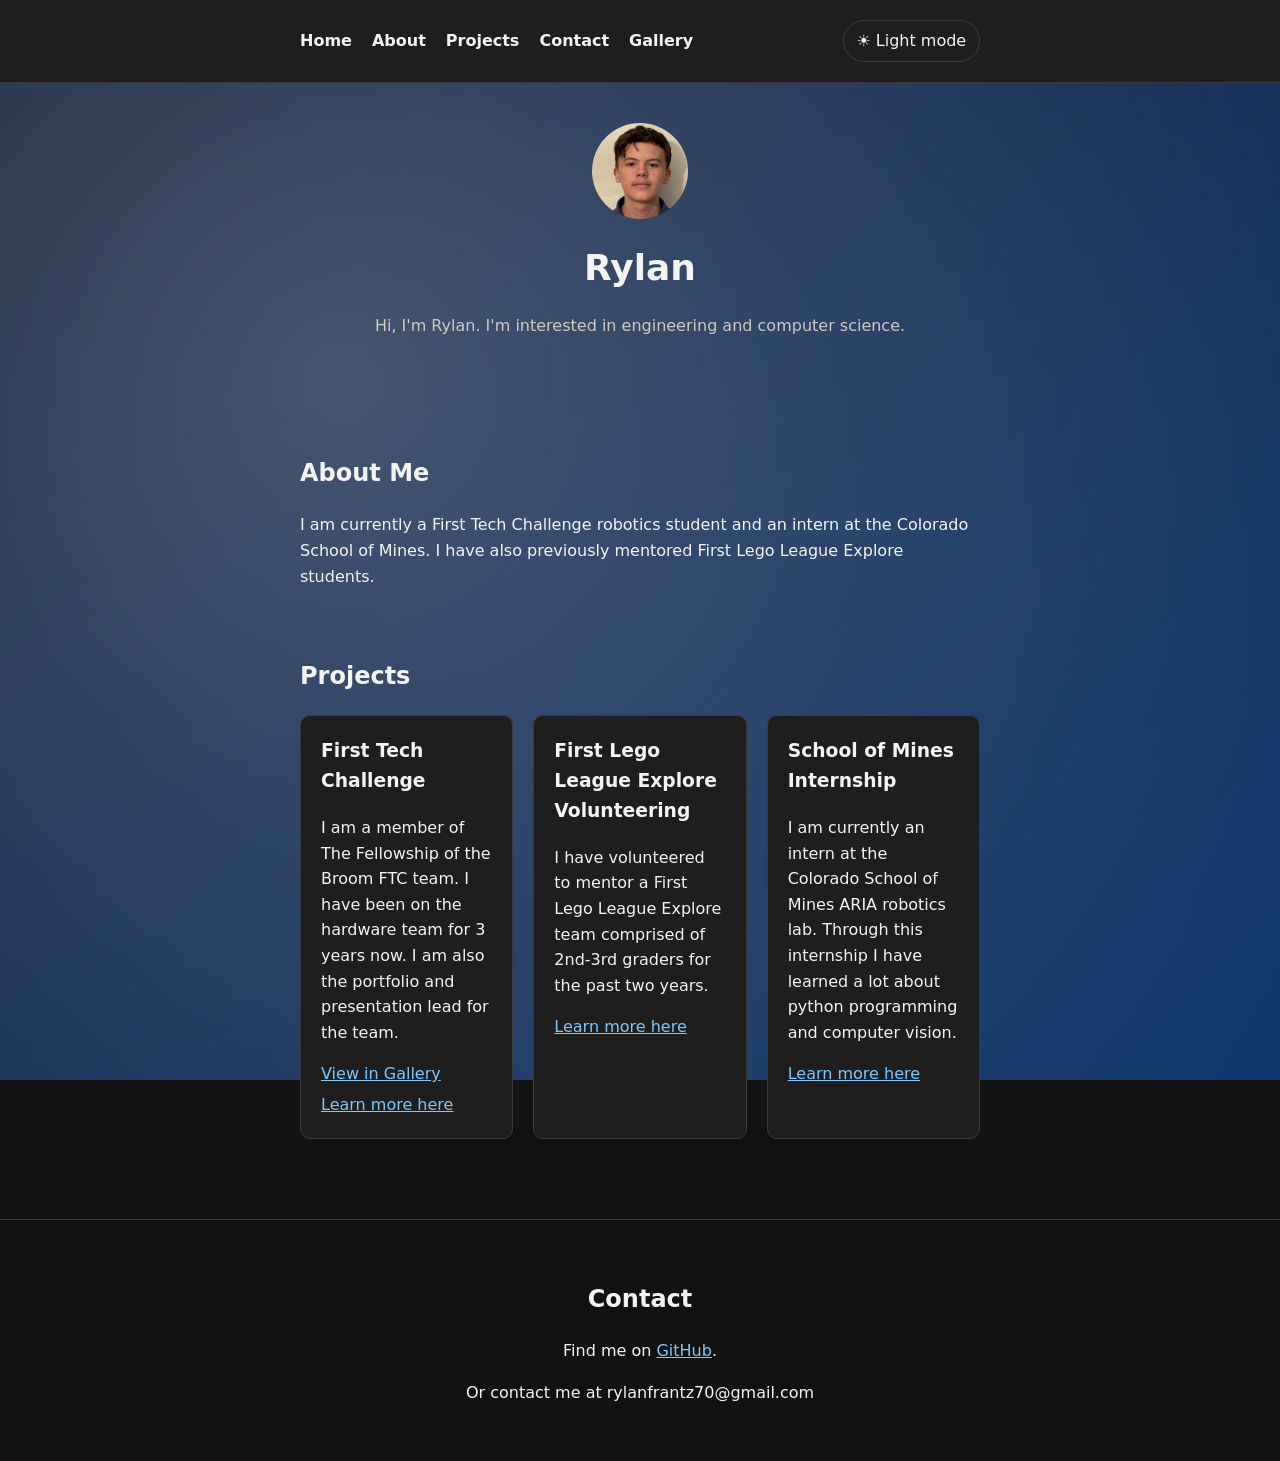
<file: index.html>
<!DOCTYPE html>
<html lang="en">
<head>
  <meta charset="UTF-8">
  <meta name="viewport" content="width=device-width, initial-scale=1.0">
  <!-- your name goes in the browser tab title too -->
  <title>Rylan Frantz</title>
  <link rel="icon" href="googly_eye_button.jpeg" type="image/jpeg">
  <link rel="shortcut icon" href="headshot.jpg" type="image/jpeg">
  <link rel="stylesheet" href="style.css">
</head>
<body>

  <header>
    <nav>
      <a href="#hero">Home</a>
      <a href="#about">About</a>
      <a href="#projects">Projects</a>
      <a href="#contact">Contact</a>
      <a href="gallery.html">Gallery</a>
      <button id="theme-toggle" class="theme-toggle" type="button" aria-label="Toggle dark mode" aria-pressed="false">🌙 Dark mode</button>
    </nav>
  </header>

  <main>

    <section id="hero">
      <!-- swap YN for your initials (or ask Copilot for a real avatar later) -->
      <img id="avatar-trigger" class="avatar" src="headshot.jpg" alt="Rylan">
      <!-- your name goes here -->
      <h1>Rylan</h1>
      <!-- one short line about you, like "Sophomore who builds robots and bakes bread" -->
      <p class="tagline">Hi, I'm Rylan. I'm interested in engineering and computer science.</p>
    </section>

    <div id="game-overlay" class="game-overlay" hidden>
      <div class="game-panel">
        <div class="game-header">
          <h2>Space Invader Clone</h2>
          <button id="close-game" class="close-button" type="button" aria-label="Close game">×</button>
        </div>
        <canvas id="space-game" width="480" height="320"></canvas>
        <p class="game-help">Use ← → or A/D to move, press W or space to fire, or touch and drag to move with continuous firing.</p>
      </div>
    </div>

    <section id="about">
      <h2>About Me</h2>
      <!-- replace this paragraph with 2-3 sentences about yourself -->
      <p>
        I am currently a First Tech Challenge robotics student and an intern at the Colorado School of Mines. I have also previously mentored First Lego League Explore students.
      </p>
    </section>

    <section id="projects">
      <h2>Projects</h2>
      <div class="project-grid">
        <!-- three project cards: put in your own titles, descriptions, and links -->
        <article class="card card-ftc">
          <h3>First Tech Challenge</h3>
          <p>I am a member of The Fellowship of the Broom FTC team. I have been on the hardware team for 3 years now. I am also the portfolio and presentation lead for the team.</p>
          <div class="card-links">
            <a href="gallery.html">View in Gallery</a>
            <!-- the link is optional, delete the line if there is nothing to link -->
            <a href="https://broomfieldstem.org/ftc" target="_blank" rel="noopener noreferrer">Learn more here</a>
          </div>
        </article>
        <article class="card card-volunteer">
          <h3>First Lego League Explore Volunteering</h3>
          <p>I have volunteered to mentor a First Lego League Explore team comprised of 2nd-3rd graders for the past two years.</p>
          <a href="https://broomfieldstem.org/explore" target="_blank" rel="noopener noreferrer">Learn more here</a>
        </article>
        <article class="card card-mines">
          <h3>School of Mines Internship</h3>
          <p>I am currently an intern at the Colorado School of Mines ARIA robotics lab. Through this internship I have learned a lot about python programming and computer vision.</p>
          <a href="https://www.ariarobotics.com/" target="_blank" rel="noopener noreferrer">Learn more here</a>
        </article>
      </div>
    </section>
  </main>

  <footer id="contact">
    <h2>Contact</h2>
    <!-- put your GitHub username in this link -->
    <p>Find me on <a href="https://github.com/Rylan-Frantz">GitHub</a>.</p>
    <!-- this credit line is optional, keep it or delete it -->
    <p>Or contact me at rylanfrantz70@gmail.com</p>
  </footer>

  <script>
    const toggleButton = document.getElementById('theme-toggle');
    const savedTheme = localStorage.getItem('theme');
    const initialTheme = savedTheme || 'dark';

    function applyTheme(theme) {
      document.body.classList.toggle('dark', theme === 'dark');
      document.body.classList.toggle('light', theme === 'light');
      if (toggleButton) {
        toggleButton.setAttribute('aria-pressed', String(theme === 'dark'));
        toggleButton.textContent = theme === 'dark' ? '☀️ Light mode' : '🌙 Dark mode';
      }
    } 

    applyTheme(initialTheme);

    toggleButton?.addEventListener('click', () => {
      const nextTheme = document.body.classList.contains('dark') ? 'light' : 'dark';
      localStorage.setItem('theme', nextTheme);
      applyTheme(nextTheme);
    });

    const avatarTrigger = document.getElementById('avatar-trigger');
    const gameOverlay = document.getElementById('game-overlay');
    const closeGameButton = document.getElementById('close-game');
    const canvas = document.getElementById('space-game');
    const ctx = canvas.getContext('2d');
    const keys = {};

    let clickCount = 0;
    let gameStarted = false;
    let gameState = null;
    let animationFrameId = null;

    function resetGame() {
      gameState = {
        player: {
          x: canvas.width / 2 - 20,
          y: canvas.height - 40,
          width: 40,
          height: 20,
          speed: 6
        },
        bullets: [],
        enemies: [],
        enemyDirection: 1,
        enemySpeed: 1.4,
        shootCooldown: 0,
        score: 0,
        status: 'playing',
        lastTimestamp: 0
      };

      for (let row = 0; row < 4; row += 1) {
        for (let col = 0; col < 6; col += 1) {
          gameState.enemies.push({
            x: 34 + col * 60,
            y: 40 + row * 34,
            width: 28,
            height: 20,
            alive: true
          });
        }
      }
    }

    function stopGame() {
      gameStarted = false;
      if (animationFrameId) {
        window.cancelAnimationFrame(animationFrameId);
        animationFrameId = null;
      }
      gameState = null;
      gameOverlay.hidden = true;
      gameOverlay.classList.remove('is-visible');
    }

    function loop(timestamp) {
      if (!gameStarted || !gameState) return;

      const delta = Math.min(2, (timestamp - (gameState.lastTimestamp || timestamp)) / 16.67);
      gameState.lastTimestamp = timestamp;

      if (gameState.status !== 'playing') {
        render();
        return;
      }

      if (keys.ArrowLeft) {
        gameState.player.x -= gameState.player.speed * delta;
      }
      if (keys.ArrowRight) {
        gameState.player.x += gameState.player.speed * delta;
      }
      gameState.player.x = Math.max(0, Math.min(canvas.width - gameState.player.width, gameState.player.x));

      if (keys[' ']) {
        if (gameState.shootCooldown <= 0) {
          gameState.bullets.push({ x: gameState.player.x + gameState.player.width / 2 - 2, y: gameState.player.y - 8, width: 4, height: 10 });
          gameState.shootCooldown = 8;
        }
      }
      gameState.shootCooldown = Math.max(0, gameState.shootCooldown - 1);

      for (let index = gameState.bullets.length - 1; index >= 0; index -= 1) {
        const bullet = gameState.bullets[index];
        bullet.y -= 8 * delta;
        if (bullet.y + bullet.height < 0) {
          gameState.bullets.splice(index, 1);
        }
      }

      const aliveEnemies = gameState.enemies.filter((enemy) => enemy.alive);
      const edgeHit = aliveEnemies.some((enemy) => enemy.x <= 0 || enemy.x + enemy.width >= canvas.width);
      if (edgeHit) {
        gameState.enemyDirection *= -1;
        aliveEnemies.forEach((enemy) => {
          enemy.y += 8;
        });
      }

      aliveEnemies.forEach((enemy) => {
        enemy.x += gameState.enemyDirection * gameState.enemySpeed * delta;
      });

      for (let bulletIndex = gameState.bullets.length - 1; bulletIndex >= 0; bulletIndex -= 1) {
        const bullet = gameState.bullets[bulletIndex];
        for (let enemyIndex = aliveEnemies.length - 1; enemyIndex >= 0; enemyIndex -= 1) {
          const enemy = aliveEnemies[enemyIndex];
          if (!enemy.alive) continue;
          if (bullet.x < enemy.x + enemy.width && bullet.x + bullet.width > enemy.x && bullet.y < enemy.y + enemy.height && bullet.y + bullet.height > enemy.y) {
            enemy.alive = false;
            gameState.bullets.splice(bulletIndex, 1);
            gameState.score += 100;
            break;
          }
        }
      }

      if (aliveEnemies.length === 0) {
        gameState.status = 'won';
      } else if (aliveEnemies.some((enemy) => enemy.y + enemy.height >= canvas.height - 24)) {
        gameState.status = 'lost';
      }

      render();
      animationFrameId = window.requestAnimationFrame(loop);
    }

    function render() {
      ctx.clearRect(0, 0, canvas.width, canvas.height);

      ctx.fillStyle = '#04111f';
      ctx.fillRect(0, 0, canvas.width, canvas.height);

      ctx.fillStyle = 'rgba(255,255,255,0.8)';
      for (let i = 0; i < 40; i += 1) {
        const x = (i * 37) % canvas.width;
        const y = (i * 53) % canvas.height;
        ctx.fillRect(x, y, 2, 2);
      }

      gameState?.enemies.forEach((enemy) => {
        if (!enemy.alive) return;
        ctx.fillStyle = '#4ade80';
        ctx.fillRect(enemy.x, enemy.y, enemy.width, enemy.height);
        ctx.fillStyle = '#ffffff';
        ctx.fillRect(enemy.x + 7, enemy.y + 6, 6, 4);
        ctx.fillRect(enemy.x + 15, enemy.y + 6, 6, 4);
      });

      gameState?.bullets.forEach((bullet) => {
        ctx.fillStyle = '#facc15';
        ctx.fillRect(bullet.x, bullet.y, bullet.width, bullet.height);
      });

      if (gameState) {
        ctx.fillStyle = '#f8fafc';
        ctx.font = '16px sans-serif';
        ctx.fillText(`Score: ${gameState.score}`, 12, 20);
        ctx.fillText(`Status: ${gameState.status === 'won' ? 'You win!' : gameState.status === 'lost' ? 'Game over' : 'Playing'}`, 12, 44);

        ctx.fillStyle = '#38bdf8';
        ctx.fillRect(gameState.player.x, gameState.player.y, gameState.player.width, gameState.player.height);
        ctx.fillRect(gameState.player.x + 10, gameState.player.y - 8, 20, 8);
      }

      if (gameState?.status !== 'playing') {
        ctx.fillStyle = 'rgba(2, 6, 23, 0.7)';
        ctx.fillRect(0, 0, canvas.width, canvas.height);
        ctx.fillStyle = '#f8fafc';
        ctx.font = 'bold 28px sans-serif';
        ctx.textAlign = 'center';
        ctx.fillText(gameState.status === 'won' ? 'You Win!' : 'Game Over', canvas.width / 2, canvas.height / 2 - 8);
        ctx.font = '16px sans-serif';
        ctx.fillText('Refresh to play again.', canvas.width / 2, canvas.height / 2 + 20);
        ctx.textAlign = 'start';
      }
    }

    avatarTrigger?.addEventListener('click', () => {
      clickCount += 1;
      if (clickCount >= 5) {
        startGame();
      }
    });

    closeGameButton?.addEventListener('click', () => {
      stopGame();
    });

    window.addEventListener('keydown', (event) => {
      const key = event.key.toLowerCase();
      if (key === 'arrowleft' || key === 'a') {
        keys.ArrowLeft = true;
        event.preventDefault();
      }
      if (key === 'arrowright' || key === 'd') {
        keys.ArrowRight = true;
        event.preventDefault();
      }
      if (key === ' ' || key === 'w') {
        keys[' '] = true;
        event.preventDefault();
      }
    });

    let activePointerId = null;
    let isTouching = false;

    function updateTouchPosition(event) {
      const rect = canvas.getBoundingClientRect();
      const pointerX = event.clientX - rect.left;
      const snapX = Math.max(0, Math.min(canvas.width, pointerX));
      if (gameState) {
        gameState.player.x = Math.max(0, Math.min(canvas.width - gameState.player.width, snapX - gameState.player.width / 2));
      }
      isTouching = true;
      keys[' '] = true;
    }

    function releaseTouch(event) {
      if (event.pointerId !== activePointerId) return;
      activePointerId = null;
      isTouching = false;
      keys[' '] = false;
    }

    canvas.addEventListener('pointerdown', (event) => {
      if (event.pointerType === 'touch' || event.pointerType === 'pen') {
        event.preventDefault();
        activePointerId = event.pointerId;
        updateTouchPosition(event);
        canvas.setPointerCapture(event.pointerId);
      }
    });

    canvas.addEventListener('pointermove', (event) => {
      if (event.pointerId !== activePointerId || !isTouching) return;
      updateTouchPosition(event);
    });

    canvas.addEventListener('pointerup', releaseTouch);
    canvas.addEventListener('pointercancel', releaseTouch);

    function resizeCanvas() {
      const panel = canvas.parentElement;
      const viewportWidth = Math.max(window.innerWidth - 32, 0);
      const panelWidth = panel?.clientWidth || viewportWidth;
      const displayWidth = Math.min(panelWidth, 520, viewportWidth);
      canvas.style.width = `${displayWidth}px`;
      canvas.style.height = `${Math.round(displayWidth * canvas.height / canvas.width)}px`;
    }

    window.addEventListener('resize', resizeCanvas);
    window.addEventListener('orientationchange', resizeCanvas);

    function startGame() {
      if (gameStarted) return;
      gameStarted = true;
      gameOverlay.hidden = false;
      gameOverlay.classList.add('is-visible');
      resetGame();
      resizeCanvas();
      animationFrameId = window.requestAnimationFrame(loop);
    }

    resizeCanvas();

    window.addEventListener('keyup', (event) => {
      const key = event.key.toLowerCase();
      if (key === 'arrowleft' || key === 'a') {
        keys.ArrowLeft = false;
      }
      if (key === 'arrowright' || key === 'd') {
        keys.ArrowRight = false;
      }
      if (key === ' ' || key === 'w') {
        keys[' '] = false;
      }
    });
  </script>
</body>
</html>
</file>
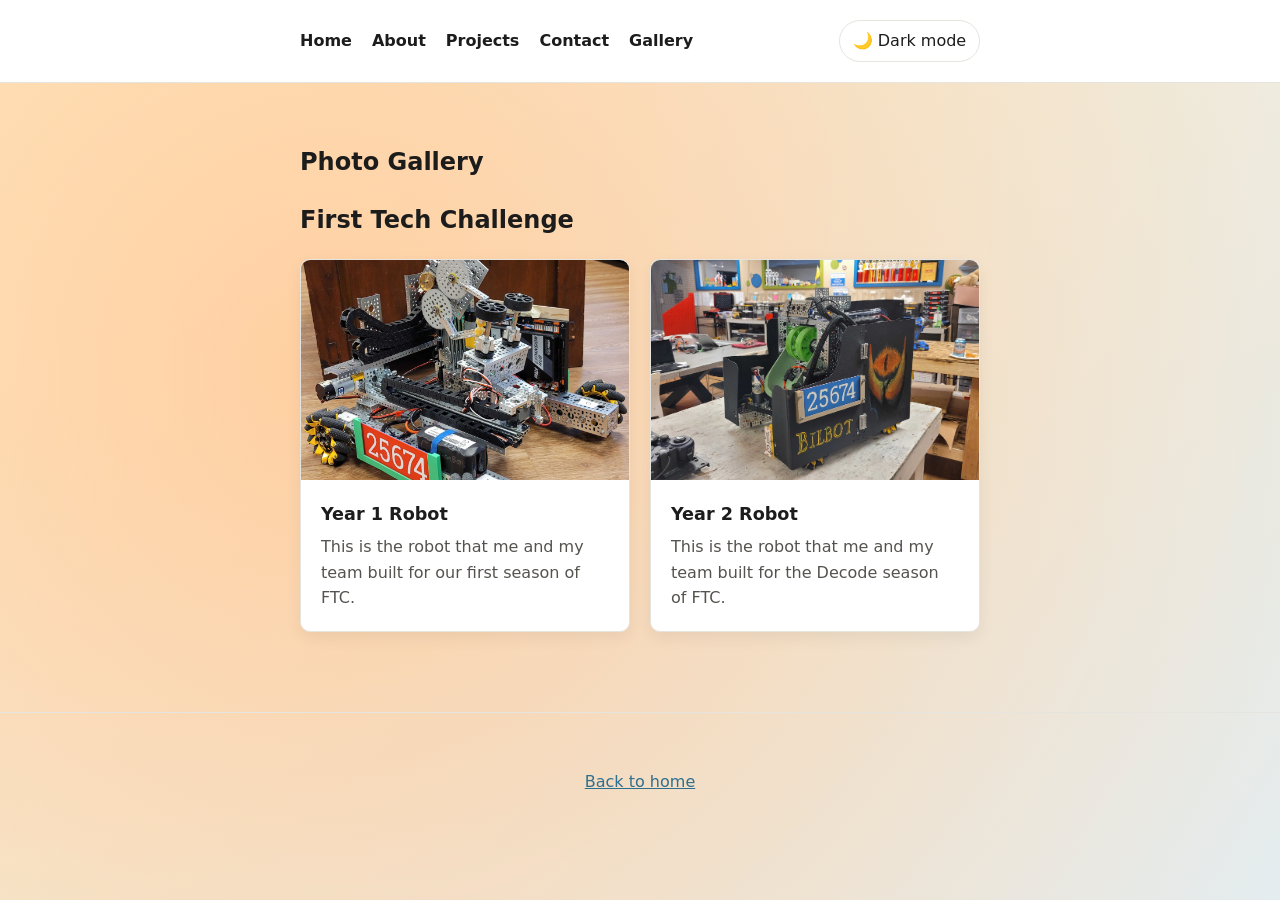
<file: gallery.html>
<!DOCTYPE html>
<html lang="en">
<head>
  <meta charset="UTF-8">
  <meta name="viewport" content="width=device-width, initial-scale=1.0">
  <title>Photo Gallery</title>
  <link rel="stylesheet" href="style.css">
</head>
<body>
  <header>
    <nav>
      <a href="index.html">Home</a>
      <a href="index.html#about">About</a>
      <a href="index.html#projects">Projects</a>
      <a href="index.html#contact">Contact</a>
      <a href="gallery.html">Gallery</a>
      <button id="theme-toggle" class="theme-toggle" type="button" aria-label="Toggle dark mode" aria-pressed="false">🌙 Dark mode</button>
    </nav>
  </header>

  <main>
    <section>
      <h1>Photo Gallery</h1>
      <h2>First Tech Challenge</h2>
      <div class="gallery-grid">
        <article class="gallery-card">
          <img src="year1.jpg">
          <div class="gallery-caption">
            <h2>Year 1 Robot</h2>
            <p>This is the robot that me and my team built for our first season of FTC.</p>
          </div>
        </article>

        <article class="gallery-card">
          <img src="year2.jpg">
          <div class="gallery-caption">
            <h2>Year 2 Robot</h2>
            <p>This is the robot that me and my team built for the Decode season of FTC.</p>
          </div>
        </article>

      </div>
    </section>
  </main>

  <footer>
    <p><a href="index.html">Back to home</a></p>
  </footer>

  <script>
    const toggleButton = document.getElementById('theme-toggle');
    const prefersDarkScheme = window.matchMedia('(prefers-color-scheme: dark)').matches;
    const savedTheme = localStorage.getItem('theme');
    const initialTheme = savedTheme || (prefersDarkScheme ? 'dark' : 'light');

    function applyTheme(theme) {
      document.body.classList.toggle('dark', theme === 'dark');
      document.body.classList.toggle('light', theme === 'light');
      if (toggleButton) {
        toggleButton.setAttribute('aria-pressed', String(theme === 'dark'));
        toggleButton.textContent = theme === 'dark' ? '☀️ Light mode' : '🌙 Dark mode';
      }
    }

    applyTheme(initialTheme);

    toggleButton?.addEventListener('click', () => {
      const nextTheme = document.body.classList.contains('dark') ? 'light' : 'dark';
      localStorage.setItem('theme', nextTheme);
      applyTheme(nextTheme);
    });
  </script>
</body>
</html>
</file>
<file: style.css>
/* change these first - the fastest way to make it yours */
:root {
  --text: #f4f4f4;
  --background: #121212;
  --accent: #7ec8ff;
  --card: #1e1e1e;
  --border: #3b3b3b;
  --muted: #d0cbc0;
  --gradient-start: #081120;
  --gradient-middle: #163c71;
  --gradient-end: #2e8bf8;
  --gradient-glow-a: rgba(255, 255, 255, 0.24);
  --gradient-glow-b: rgba(124, 201, 255, 0.28);
  --gradient-glow-c: rgba(255, 255, 255, 0.18);
  --font: system-ui, -apple-system, "Segoe UI", Roboto, Helvetica, Arial, sans-serif;
  --radius: 10px;         /* how rounded the corners are */
  --space: 1.25rem;       /* base spacing unit */
}

body.light {
  --text: #1c1c1c;        /* near-black text */
  --background: #faf9f6;  /* off-white page background */
  --accent: #2f6f8f;      /* the one accent color: links, avatar, highlights */
  --card: #ffffff;        /* card background */
  --border: #e6e4de;      /* soft borders */
  --muted: #55534e;       /* muted text */
  --gradient-start: #fff4d6;
  --gradient-middle: #dcefff;
  --gradient-end: #f8dcff;
  --gradient-glow-a: rgba(255, 168, 101, 0.46);
  --gradient-glow-b: rgba(78, 132, 255, 0.32);
  --gradient-glow-c: rgba(231, 122, 255, 0.28);
}

/* ---------- base ---------- */

* { box-sizing: border-box; }

html {
  /* nav clicks glide to each section instead of jumping */
  scroll-behavior: smooth;
}

body {
  margin: 0;
  position: relative;
  min-height: 100vh;
  overflow-x: hidden;
  font-family: var(--font);
  font-size: 1rem;
  line-height: 1.6;
  color: var(--text);
  background-color: var(--background);
  transition: background-color 0.2s ease, color 0.2s ease;
}

body::before {
  content: "";
  position: fixed;
  inset: -20%;
  z-index: -1;
  background:
    radial-gradient(circle at 15% 20%, var(--gradient-glow-a) 0%, transparent 30%),
    radial-gradient(circle at 85% 80%, var(--gradient-glow-b) 0%, transparent 35%),
    linear-gradient(135deg, var(--gradient-start), var(--gradient-middle), var(--gradient-end));
  background-size: 220% 220%;
  animation: gradient-shift 14s ease infinite;
  filter: saturate(1.2);
  pointer-events: none;
}

body > * {
  position: relative;
  z-index: 1;
}

a { color: var(--accent); }

@keyframes gradient-shift {
  0% {
    background-position: 0% 50%;
  }
  50% {
    background-position: 100% 50%;
  }
  100% {
    background-position: 0% 50%;
  }
}

/* ---------- header and nav ---------- */

header {
  background: var(--card);
  border-bottom: 1px solid var(--border);
}

nav {
  max-width: 720px;
  margin: 0 auto;
  padding: var(--space);
  display: flex;
  flex-wrap: wrap;
  align-items: center;
  gap: var(--space);
}

nav a {
  color: var(--text);
  text-decoration: none;
  font-weight: 600;
}

nav a:hover { color: var(--accent); }

.theme-toggle {
  margin-left: auto;
  border: 1px solid var(--border);
  border-radius: 999px;
  background: transparent;
  color: var(--text);
  cursor: pointer;
  font: inherit;
  padding: 0.45rem 0.8rem;
}

.theme-toggle:hover {
  border-color: var(--accent);
  color: var(--accent);
}

/* ---------- main layout: one centered column ---------- */

main {
  max-width: 720px;
  margin: 0 auto;
  padding: 0 var(--space);
}

section { padding: calc(var(--space) * 2) 0; }

#about { padding-bottom: 1rem; }

#projects { padding-top: 1rem; }

/* ---------- hero ---------- */

#hero {
  text-align: center;
}

.avatar {
  width: 96px;
  height: 96px;
  margin: 0 auto var(--space);
  border-radius: 50%;
  object-fit: cover;
  object-position: center 20%;
  display: block;
  cursor: pointer;
  transition: transform 0.2s ease, box-shadow 0.2s ease;
}

.avatar:hover {
  transform: scale(1.03);
  box-shadow: 0 8px 20px rgba(0, 0, 0, 0.18);
}

.avatar:active {
  transform: scale(0.97);
}

.game-overlay {
  position: fixed;
  inset: 0;
  z-index: 1000;
  display: grid;
  place-items: center;
  padding: var(--space);
  background: rgba(2, 6, 23, 0.7);
}

.game-overlay[hidden] {
  display: none;
}

.game-panel {
  width: min(520px, calc(100vw - 2.5rem));
  max-width: 100%;
  padding: var(--space);
  border: 1px solid var(--border);
  border-radius: var(--radius);
  background: var(--card);
  box-shadow: 0 16px 40px rgba(0, 0, 0, 0.25);
}

.game-header {
  display: flex;
  align-items: center;
  justify-content: space-between;
  gap: var(--space);
}

.close-button {
  border: 0;
  background: transparent;
  color: var(--text);
  cursor: pointer;
  font-size: 1.5rem;
  line-height: 1;
}

#space-game {
  width: 100%;
  max-width: 100%;
  height: auto;
  border: 1px solid var(--border);
  border-radius: 8px;
  margin-top: 0.75rem;
  background: linear-gradient(180deg, #020617 0%, #082f49 100%);
  touch-action: none;
}

.game-help {
  margin: 0.75rem 0 0;
  color: var(--muted);
  font-size: 0.95rem;
}

#hero h1 {
  margin: 0 0 0.25rem;
  font-size: 2.25rem;
}

.tagline {
  color: var(--muted); /* muted gray for the one-liner */
}

/* ---------- project cards ---------- */

.project-grid {
  display: grid;
  /* auto-fit + minmax makes the cards wrap into fewer columns on phones */
  grid-template-columns: repeat(auto-fit, minmax(200px, 1fr));
  gap: var(--space);
}

.card {
  background: var(--card);
  border: 1px solid var(--border);
  border-radius: var(--radius);
  padding: var(--space);
  transition: transform 0.15s ease, box-shadow 0.15s ease;
}

.card:hover {
  transform: translateY(-3px);
  box-shadow: 0 6px 16px rgba(0, 0, 0, 0.08);
}

.card h3 { margin-top: 0; }

.card-links {
  display: flex;
  flex-direction: column;
  gap: 0.35rem;
  margin-top: 0.75rem;
}

.card-links a {
  display: block;
}

/* ---------- gallery ---------- */

.gallery-grid {
  display: grid;
  grid-template-columns: repeat(auto-fit, minmax(220px, 1fr));
  gap: var(--space);
}

.gallery-card {
  background: var(--card);
  border: 1px solid var(--border);
  border-radius: var(--radius);
  overflow: hidden;
  box-shadow: 0 6px 16px rgba(0, 0, 0, 0.06);
}

.gallery-card img {
  display: block;
  width: 100%;
  height: 220px;
  object-fit: cover;
}

.gallery-caption {
  padding: var(--space);
}

.gallery-caption h2 {
  margin: 0 0 0.35rem;
  font-size: 1.1rem;
}

.gallery-caption p {
  margin: 0;
  color: var(--muted);
}

/* ---------- footer ---------- */

footer {
  border-top: 1px solid var(--border);
  margin-top: calc(var(--space) * 2);
  padding: calc(var(--space) * 2) var(--space);
  text-align: center;
}

.fine-print {
  font-size: 0.85rem;
  color: var(--muted);
}

/* one small tweak so the big heading fits on narrow phones */
@media (max-width: 480px) {
  #hero h1 {
    font-size: 1.75rem;
  } 
}
</file>
